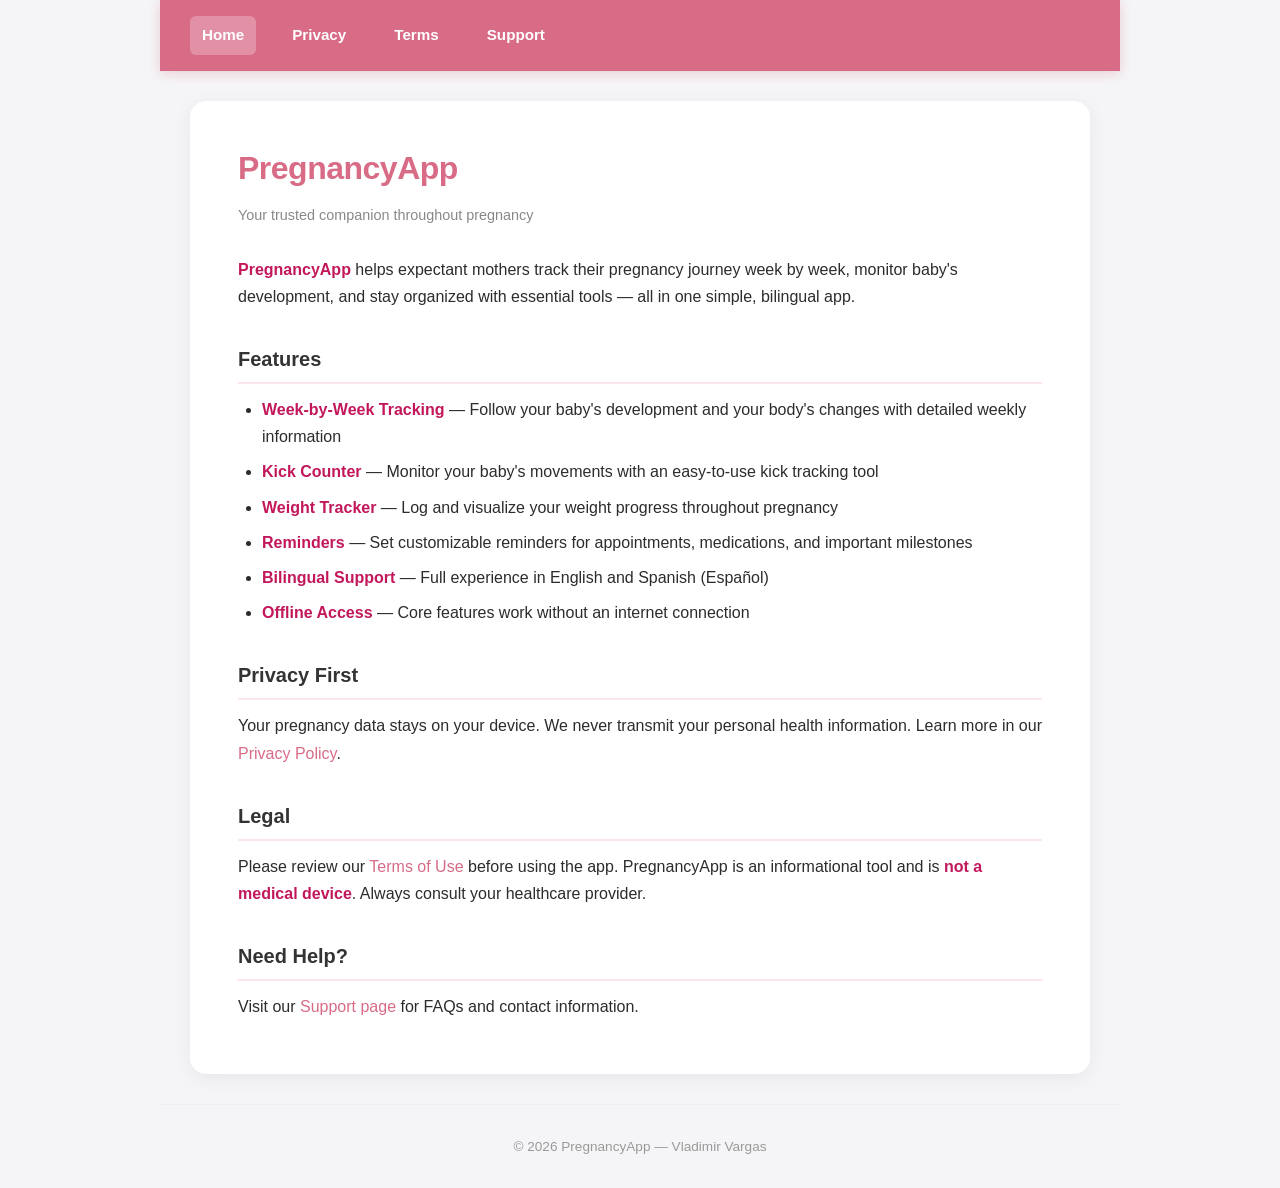
<file: index.html>
<!doctype html>
<html lang="en">
<head>
  <meta charset="utf-8">
  <meta name="viewport" content="width=device-width, initial-scale=1">
  <title>PregnancyApp — Pregnancy Tracker</title>
  <link rel="stylesheet" href="styles.css">
</head>
<body>

<nav>
  <a href="index.html" class="active">Home</a>
  <a href="privacy.html">Privacy</a>
  <a href="terms.html">Terms</a>
  <a href="support.html">Support</a>
</nav>

<div class="card">

  <h1>PregnancyApp</h1>
  <p>Your trusted companion throughout pregnancy</p>

  <p><strong>PregnancyApp</strong> helps expectant mothers track their pregnancy journey week by week, monitor baby's development, and stay organized with essential tools — all in one simple, bilingual app.</p>

  <h2>Features</h2>
  <ul>
    <li><strong>Week-by-Week Tracking</strong> — Follow your baby's development and your body's changes with detailed weekly information</li>
    <li><strong>Kick Counter</strong> — Monitor your baby's movements with an easy-to-use kick tracking tool</li>
    <li><strong>Weight Tracker</strong> — Log and visualize your weight progress throughout pregnancy</li>
    <li><strong>Reminders</strong> — Set customizable reminders for appointments, medications, and important milestones</li>
    <li><strong>Bilingual Support</strong> — Full experience in English and Spanish (Español)</li>
    <li><strong>Offline Access</strong> — Core features work without an internet connection</li>
  </ul>

  <h2>Privacy First</h2>
  <p>Your pregnancy data stays on your device. We never transmit your personal health information. Learn more in our <a href="privacy.html">Privacy Policy</a>.</p>

  <h2>Legal</h2>
  <p>Please review our <a href="terms.html">Terms of Use</a> before using the app. PregnancyApp is an informational tool and is <strong>not a medical device</strong>. Always consult your healthcare provider.</p>

  <h2>Need Help?</h2>
  <p>Visit our <a href="support.html">Support page</a> for FAQs and contact information.</p>

</div>

<footer>
  &copy; 2026 PregnancyApp — Vladimir Vargas
</footer>

</body>
</html>
</file>
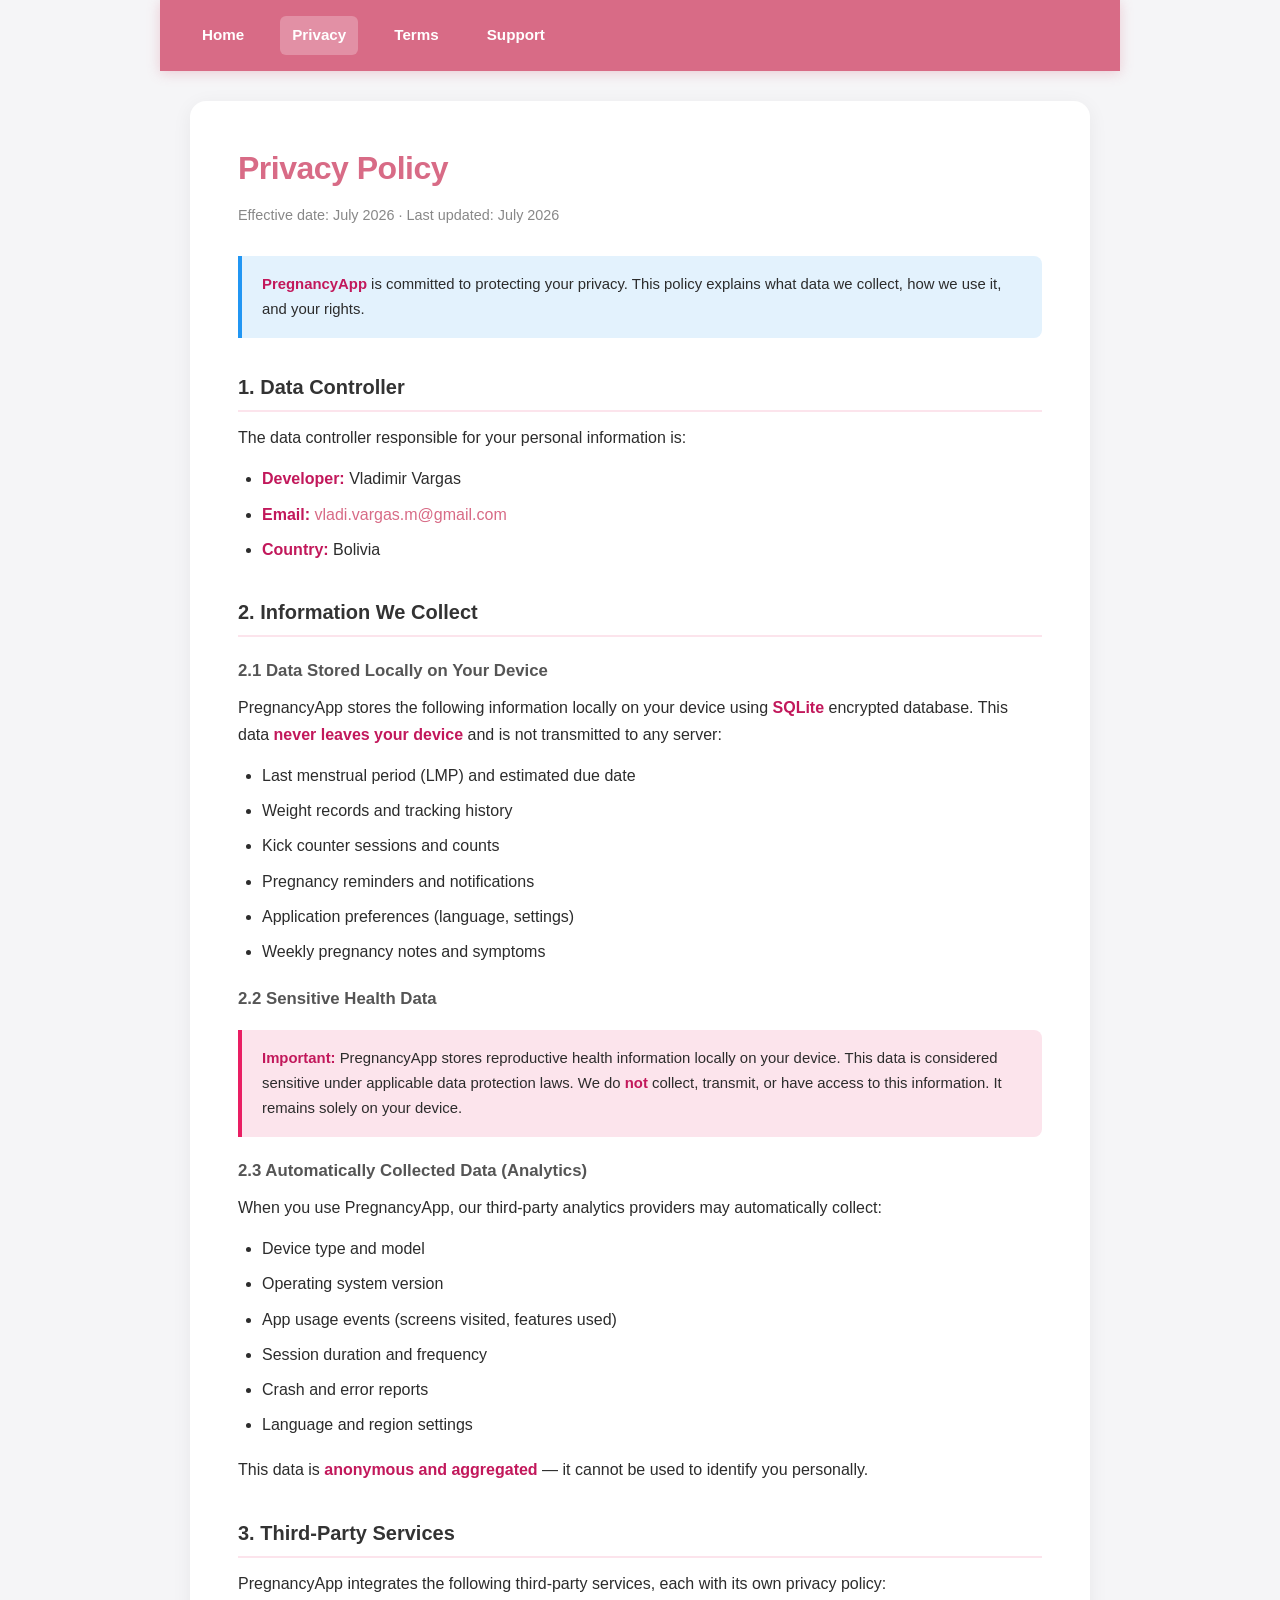
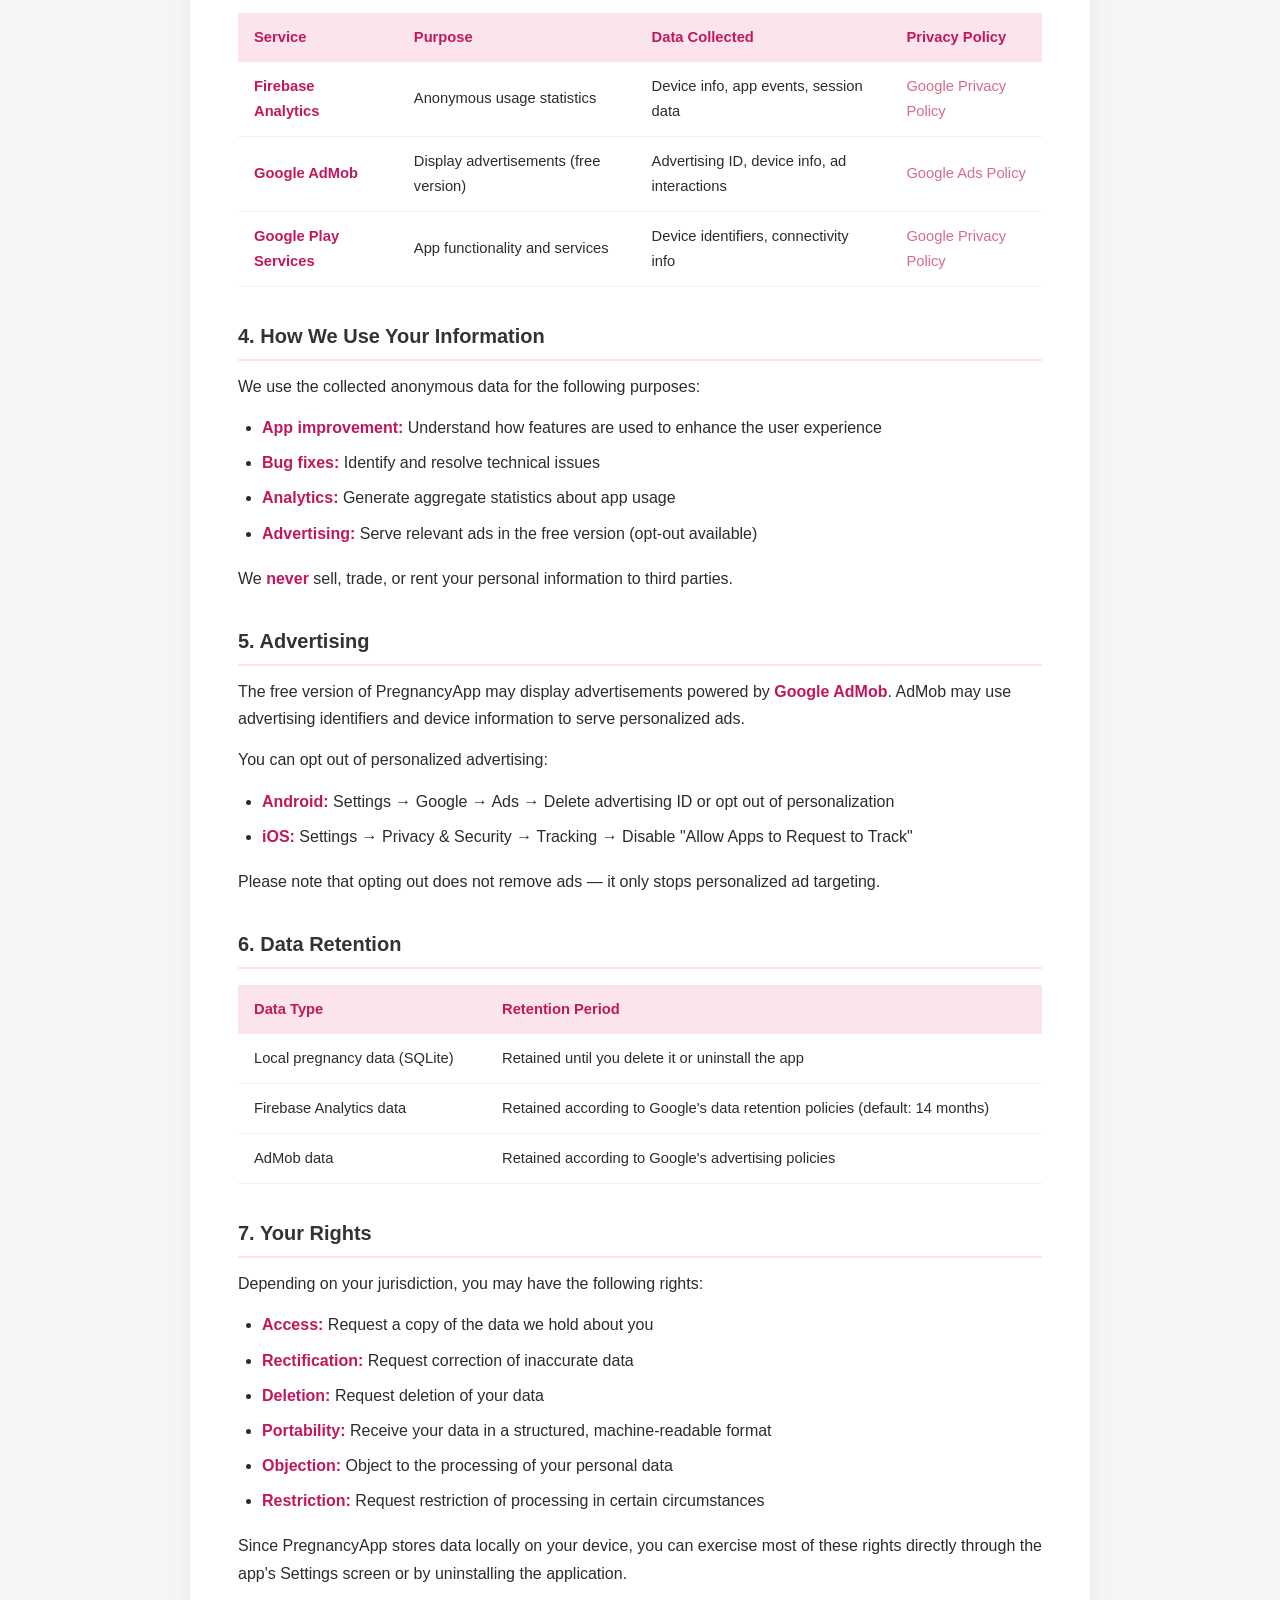
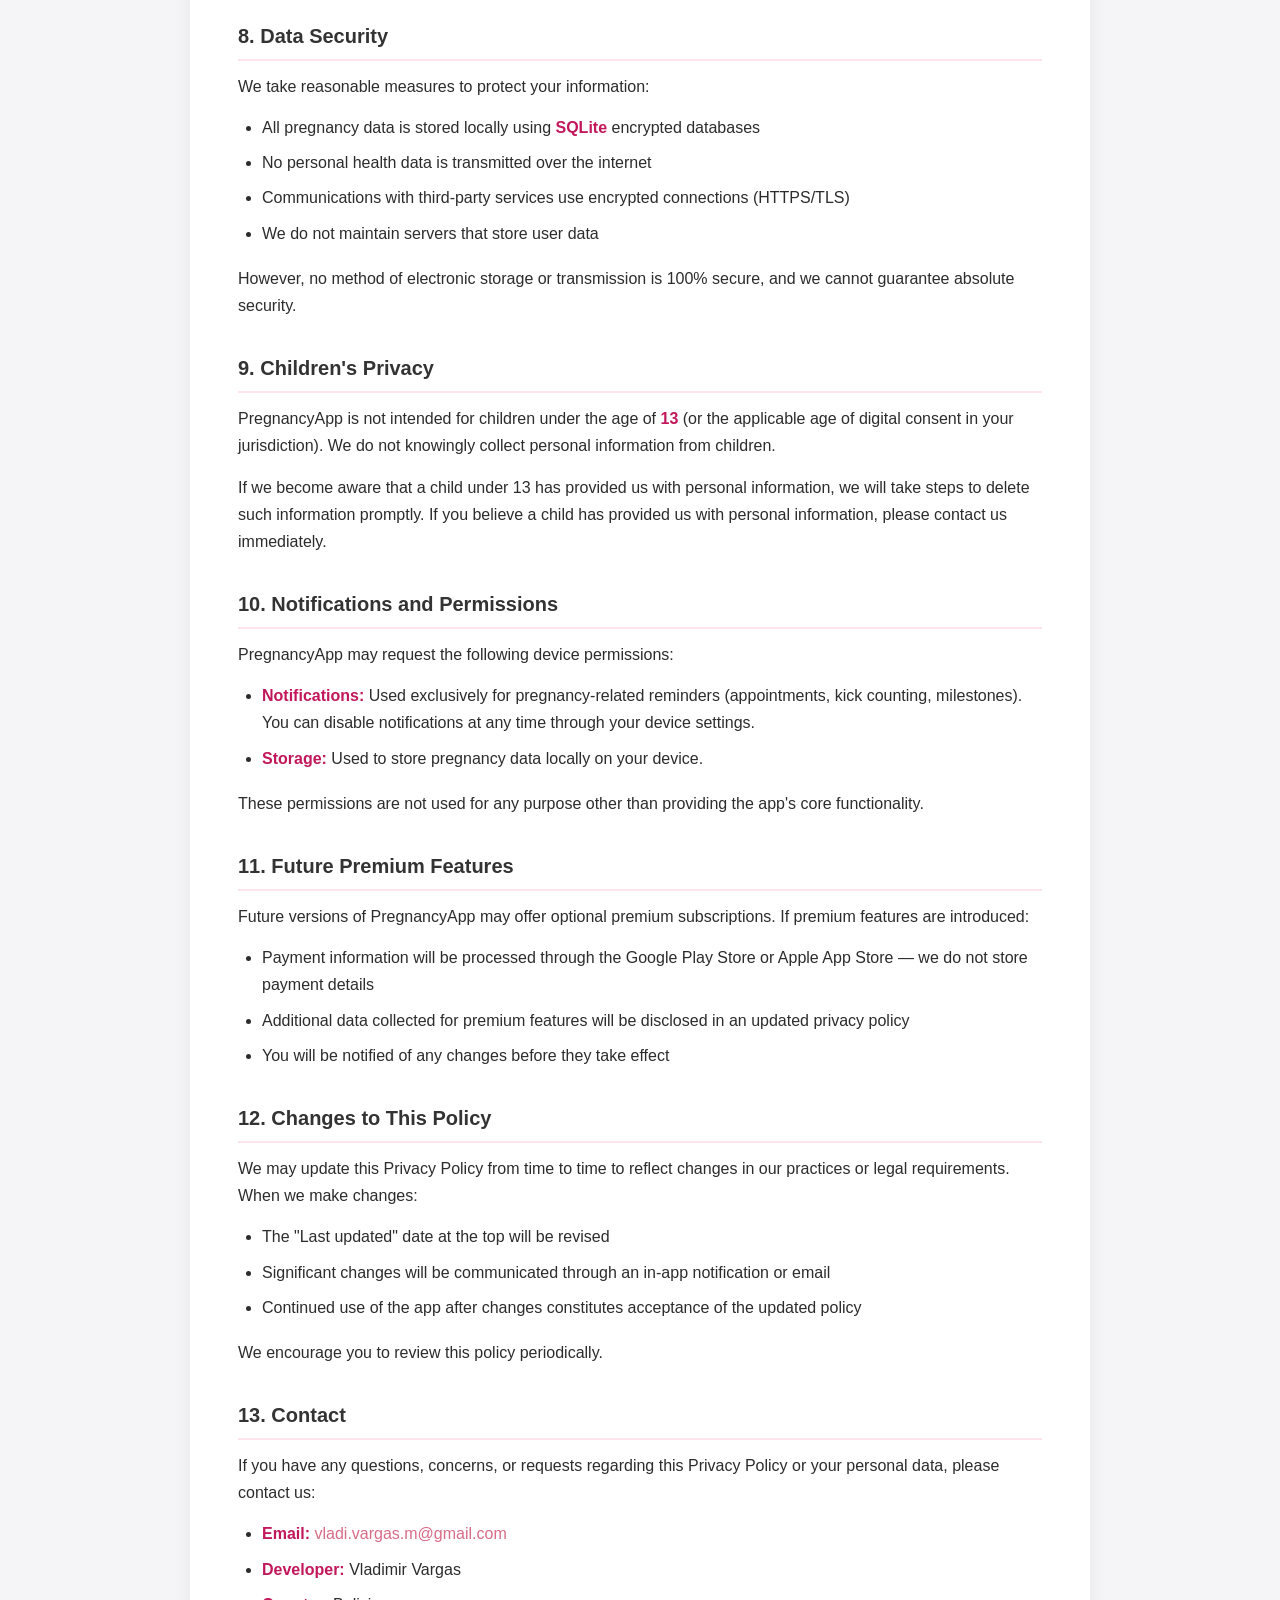
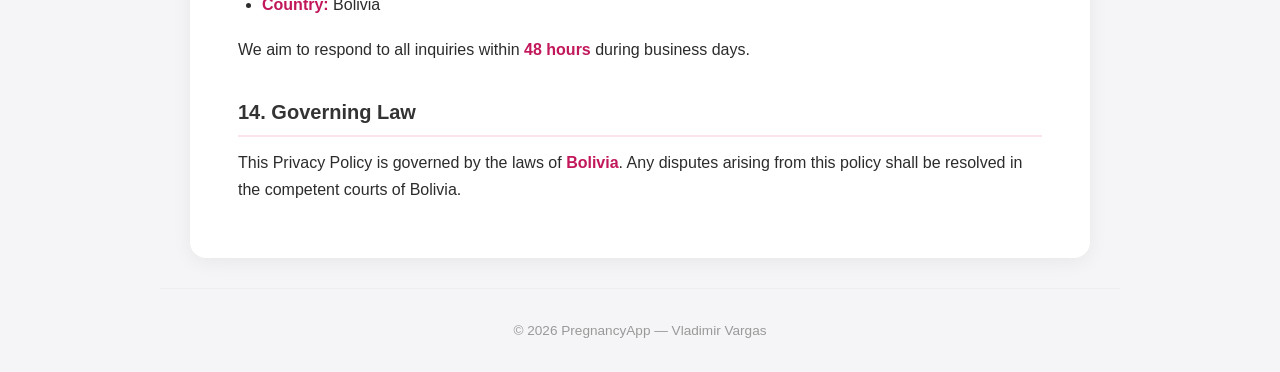
<file: privacy.html>
<!doctype html>
<html lang="en">
<head>
  <meta charset="utf-8">
  <meta name="viewport" content="width=device-width, initial-scale=1">
  <title>Privacy Policy — PregnancyApp</title>
  <link rel="stylesheet" href="styles.css">
</head>
<body>

<nav>
  <a href="index.html">Home</a>
  <a href="privacy.html" class="active">Privacy</a>
  <a href="terms.html">Terms</a>
  <a href="support.html">Support</a>
</nav>

<div class="card">

  <h1>Privacy Policy</h1>
  <p>Effective date: July 2026 · Last updated: July 2026</p>

  <div class="highlight info">
    <strong>PregnancyApp</strong> is committed to protecting your privacy. This policy explains what data we collect, how we use it, and your rights.
  </div>

  <!-- 1. Responsible Party -->
  <h2>1. Data Controller</h2>
  <p>The data controller responsible for your personal information is:</p>
  <ul>
    <li><strong>Developer:</strong> Vladimir Vargas</li>
    <li><strong>Email:</strong> <a href="mailto:vladi.vargas.m@gmail.com">vladi.vargas.m@gmail.com</a></li>
    <li><strong>Country:</strong> Bolivia</li>
  </ul>

  <!-- 2. Information Collected -->
  <h2>2. Information We Collect</h2>

  <h3>2.1 Data Stored Locally on Your Device</h3>
  <p>PregnancyApp stores the following information locally on your device using <strong>SQLite</strong> encrypted database. This data <strong>never leaves your device</strong> and is not transmitted to any server:</p>
  <ul>
    <li>Last menstrual period (LMP) and estimated due date</li>
    <li>Weight records and tracking history</li>
    <li>Kick counter sessions and counts</li>
    <li>Pregnancy reminders and notifications</li>
    <li>Application preferences (language, settings)</li>
    <li>Weekly pregnancy notes and symptoms</li>
  </ul>

  <h3>2.2 Sensitive Health Data</h3>
  <div class="highlight danger">
    <strong>Important:</strong> PregnancyApp stores reproductive health information locally on your device. This data is considered sensitive under applicable data protection laws. We do <strong>not</strong> collect, transmit, or have access to this information. It remains solely on your device.
  </div>

  <h3>2.3 Automatically Collected Data (Analytics)</h3>
  <p>When you use PregnancyApp, our third-party analytics providers may automatically collect:</p>
  <ul>
    <li>Device type and model</li>
    <li>Operating system version</li>
    <li>App usage events (screens visited, features used)</li>
    <li>Session duration and frequency</li>
    <li>Crash and error reports</li>
    <li>Language and region settings</li>
  </ul>
  <p>This data is <strong>anonymous and aggregated</strong> — it cannot be used to identify you personally.</p>

  <!-- 3. Third-Party Services -->
  <h2>3. Third-Party Services</h2>
  <p>PregnancyApp integrates the following third-party services, each with its own privacy policy:</p>

  <table>
    <thead>
      <tr>
        <th>Service</th>
        <th>Purpose</th>
        <th>Data Collected</th>
        <th>Privacy Policy</th>
      </tr>
    </thead>
    <tbody>
      <tr>
        <td><strong>Firebase Analytics</strong></td>
        <td>Anonymous usage statistics</td>
        <td>Device info, app events, session data</td>
        <td><a href="https://policies.google.com/privacy" target="_blank" rel="noopener">Google Privacy Policy</a></td>
      </tr>
      <tr>
        <td><strong>Google AdMob</strong></td>
        <td>Display advertisements (free version)</td>
        <td>Advertising ID, device info, ad interactions</td>
        <td><a href="https://policies.google.com/technologies/ads" target="_blank" rel="noopener">Google Ads Policy</a></td>
      </tr>
      <tr>
        <td><strong>Google Play Services</strong></td>
        <td>App functionality and services</td>
        <td>Device identifiers, connectivity info</td>
        <td><a href="https://policies.google.com/privacy" target="_blank" rel="noopener">Google Privacy Policy</a></td>
      </tr>
    </tbody>
  </table>

  <!-- 4. How We Use Information -->
  <h2>4. How We Use Your Information</h2>
  <p>We use the collected anonymous data for the following purposes:</p>
  <ul>
    <li><strong>App improvement:</strong> Understand how features are used to enhance the user experience</li>
    <li><strong>Bug fixes:</strong> Identify and resolve technical issues</li>
    <li><strong>Analytics:</strong> Generate aggregate statistics about app usage</li>
    <li><strong>Advertising:</strong> Serve relevant ads in the free version (opt-out available)</li>
  </ul>
  <p>We <strong>never</strong> sell, trade, or rent your personal information to third parties.</p>

  <!-- 5. Advertising -->
  <h2>5. Advertising</h2>
  <p>The free version of PregnancyApp may display advertisements powered by <strong>Google AdMob</strong>. AdMob may use advertising identifiers and device information to serve personalized ads.</p>
  <p>You can opt out of personalized advertising:</p>
  <ul>
    <li><strong>Android:</strong> Settings → Google → Ads → Delete advertising ID or opt out of personalization</li>
    <li><strong>iOS:</strong> Settings → Privacy &amp; Security → Tracking → Disable "Allow Apps to Request to Track"</li>
  </ul>
  <p>Please note that opting out does not remove ads — it only stops personalized ad targeting.</p>

  <!-- 6. Data Retention -->
  <h2>6. Data Retention</h2>
  <table>
    <thead>
      <tr>
        <th>Data Type</th>
        <th>Retention Period</th>
      </tr>
    </thead>
    <tbody>
      <tr>
        <td>Local pregnancy data (SQLite)</td>
        <td>Retained until you delete it or uninstall the app</td>
      </tr>
      <tr>
        <td>Firebase Analytics data</td>
        <td>Retained according to Google's data retention policies (default: 14 months)</td>
      </tr>
      <tr>
        <td>AdMob data</td>
        <td>Retained according to Google's advertising policies</td>
      </tr>
    </tbody>
  </table>

  <!-- 7. Your Rights -->
  <h2>7. Your Rights</h2>
  <p>Depending on your jurisdiction, you may have the following rights:</p>
  <ul>
    <li><strong>Access:</strong> Request a copy of the data we hold about you</li>
    <li><strong>Rectification:</strong> Request correction of inaccurate data</li>
    <li><strong>Deletion:</strong> Request deletion of your data</li>
    <li><strong>Portability:</strong> Receive your data in a structured, machine-readable format</li>
    <li><strong>Objection:</strong> Object to the processing of your personal data</li>
    <li><strong>Restriction:</strong> Request restriction of processing in certain circumstances</li>
  </ul>
  <p>Since PregnancyApp stores data locally on your device, you can exercise most of these rights directly through the app's Settings screen or by uninstalling the application.</p>

  <!-- 8. Data Security -->
  <h2>8. Data Security</h2>
  <p>We take reasonable measures to protect your information:</p>
  <ul>
    <li>All pregnancy data is stored locally using <strong>SQLite</strong> encrypted databases</li>
    <li>No personal health data is transmitted over the internet</li>
    <li>Communications with third-party services use encrypted connections (HTTPS/TLS)</li>
    <li>We do not maintain servers that store user data</li>
  </ul>
  <p>However, no method of electronic storage or transmission is 100% secure, and we cannot guarantee absolute security.</p>

  <!-- 9. Children's Privacy -->
  <h2>9. Children's Privacy</h2>
  <p>PregnancyApp is not intended for children under the age of <strong>13</strong> (or the applicable age of digital consent in your jurisdiction). We do not knowingly collect personal information from children.</p>
  <p>If we become aware that a child under 13 has provided us with personal information, we will take steps to delete such information promptly. If you believe a child has provided us with personal information, please contact us immediately.</p>

  <!-- 10. Notifications -->
  <h2>10. Notifications and Permissions</h2>
  <p>PregnancyApp may request the following device permissions:</p>
  <ul>
    <li><strong>Notifications:</strong> Used exclusively for pregnancy-related reminders (appointments, kick counting, milestones). You can disable notifications at any time through your device settings.</li>
    <li><strong>Storage:</strong> Used to store pregnancy data locally on your device.</li>
  </ul>
  <p>These permissions are not used for any purpose other than providing the app's core functionality.</p>

  <!-- 11. Future Premium Features -->
  <h2>11. Future Premium Features</h2>
  <p>Future versions of PregnancyApp may offer optional premium subscriptions. If premium features are introduced:</p>
  <ul>
    <li>Payment information will be processed through the Google Play Store or Apple App Store — we do not store payment details</li>
    <li>Additional data collected for premium features will be disclosed in an updated privacy policy</li>
    <li>You will be notified of any changes before they take effect</li>
  </ul>

  <!-- 12. Changes to This Policy -->
  <h2>12. Changes to This Policy</h2>
  <p>We may update this Privacy Policy from time to time to reflect changes in our practices or legal requirements. When we make changes:</p>
  <ul>
    <li>The "Last updated" date at the top will be revised</li>
    <li>Significant changes will be communicated through an in-app notification or email</li>
    <li>Continued use of the app after changes constitutes acceptance of the updated policy</li>
  </ul>
  <p>We encourage you to review this policy periodically.</p>

  <!-- 13. Contact -->
  <h2>13. Contact</h2>
  <p>If you have any questions, concerns, or requests regarding this Privacy Policy or your personal data, please contact us:</p>
  <ul>
    <li><strong>Email:</strong> <a href="mailto:vladi.vargas.m@gmail.com">vladi.vargas.m@gmail.com</a></li>
    <li><strong>Developer:</strong> Vladimir Vargas</li>
    <li><strong>Country:</strong> Bolivia</li>
  </ul>
  <p>We aim to respond to all inquiries within <strong>48 hours</strong> during business days.</p>

  <!-- 14. Jurisdiction -->
  <h2>14. Governing Law</h2>
  <p>This Privacy Policy is governed by the laws of <strong>Bolivia</strong>. Any disputes arising from this policy shall be resolved in the competent courts of Bolivia.</p>

</div>

<footer>
  &copy; 2026 PregnancyApp — Vladimir Vargas
</footer>

<script>
document.querySelectorAll('.faq-question').forEach(function(btn) {
  btn.addEventListener('click', function() {
    this.parentElement.classList.toggle('open');
  });
});
</script>

</body>
</html>
</file>
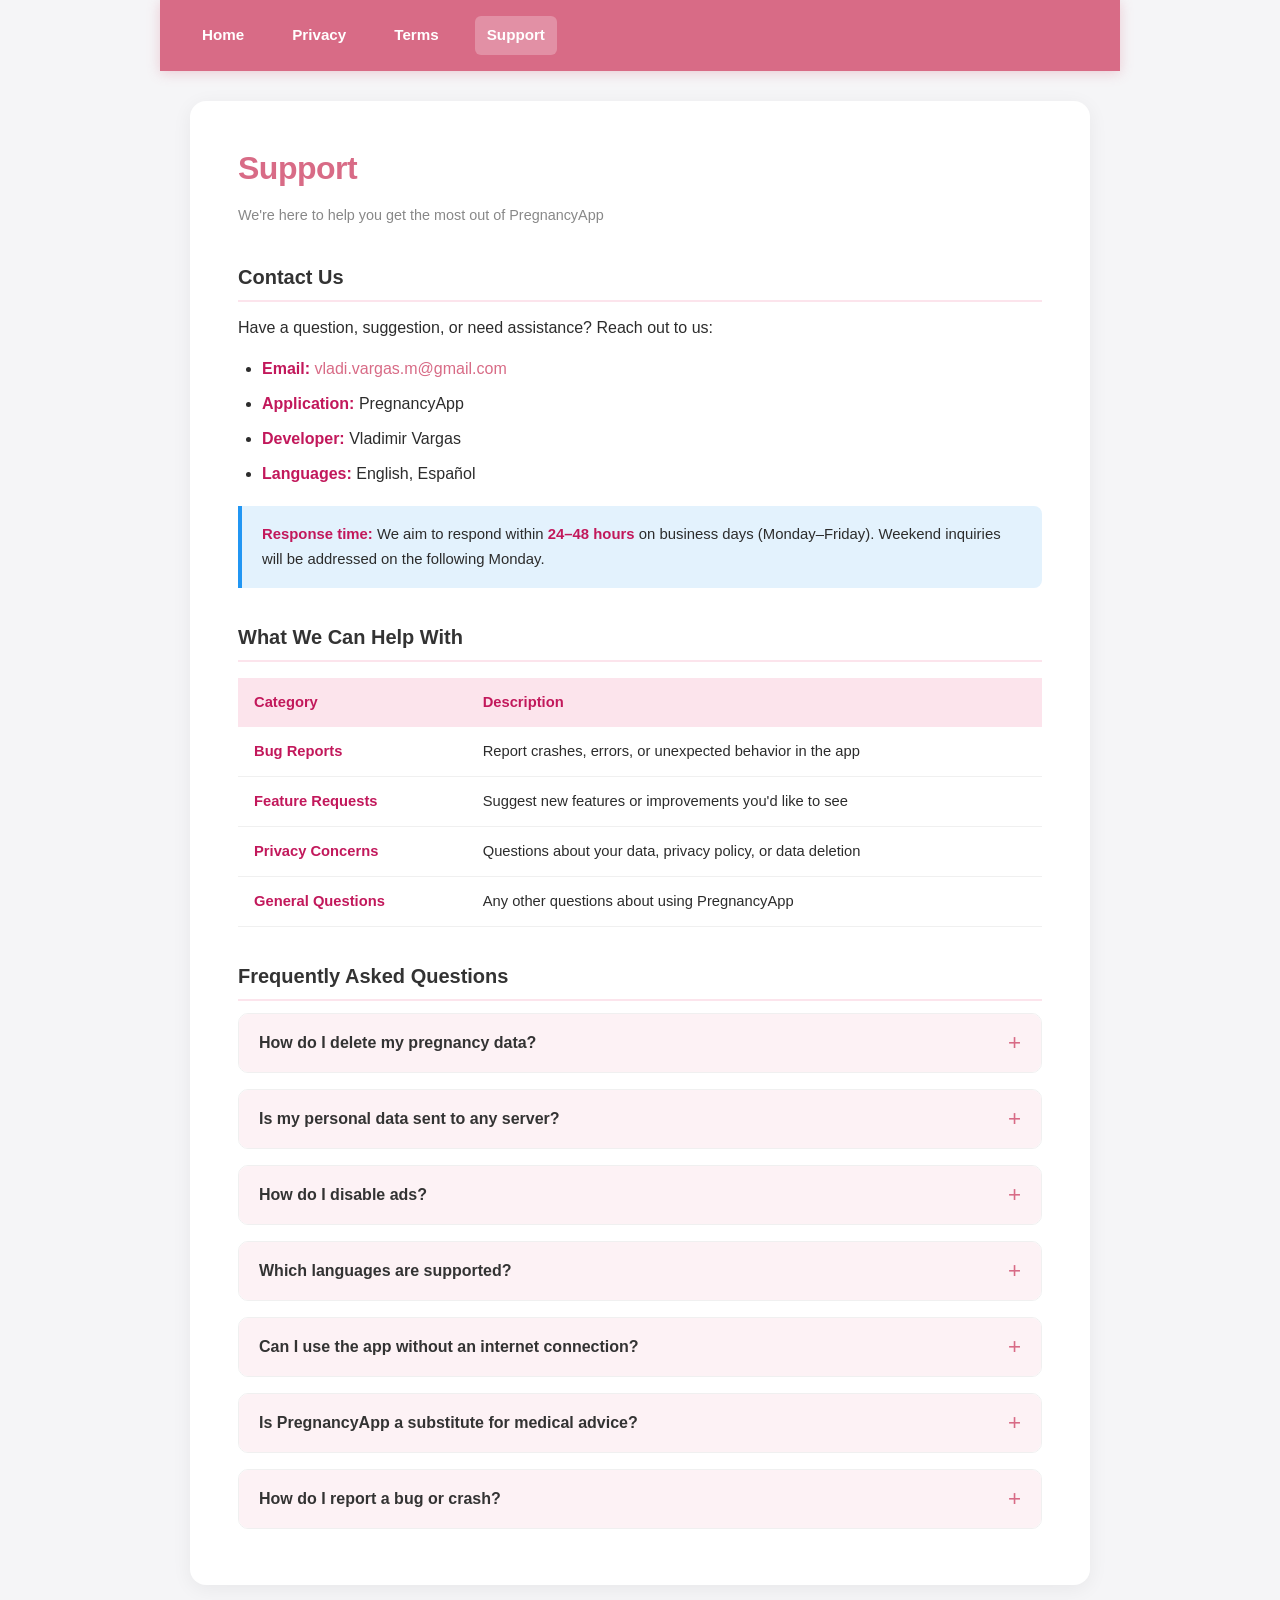
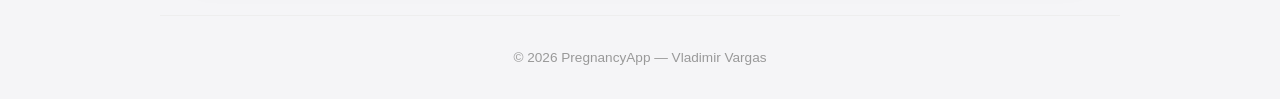
<file: support.html>
<!doctype html>
<html lang="en">
<head>
  <meta charset="utf-8">
  <meta name="viewport" content="width=device-width, initial-scale=1">
  <title>Support — PregnancyApp</title>
  <link rel="stylesheet" href="styles.css">
</head>
<body>

<nav>
  <a href="index.html">Home</a>
  <a href="privacy.html">Privacy</a>
  <a href="terms.html">Terms</a>
  <a href="support.html" class="active">Support</a>
</nav>

<div class="card">

  <h1>Support</h1>
  <p>We're here to help you get the most out of PregnancyApp</p>

  <!-- Contact Info -->
  <h2>Contact Us</h2>
  <p>Have a question, suggestion, or need assistance? Reach out to us:</p>
  <ul>
    <li><strong>Email:</strong> <a href="mailto:vladi.vargas.m@gmail.com">vladi.vargas.m@gmail.com</a></li>
    <li><strong>Application:</strong> PregnancyApp</li>
    <li><strong>Developer:</strong> Vladimir Vargas</li>
    <li><strong>Languages:</strong> English, Español</li>
  </ul>

  <div class="highlight info">
    <strong>Response time:</strong> We aim to respond within <strong>24–48 hours</strong> on business days (Monday–Friday). Weekend inquiries will be addressed on the following Monday.
  </div>

  <!-- Support Categories -->
  <h2>What We Can Help With</h2>
  <table>
    <thead>
      <tr>
        <th>Category</th>
        <th>Description</th>
      </tr>
    </thead>
    <tbody>
      <tr>
        <td><strong>Bug Reports</strong></td>
        <td>Report crashes, errors, or unexpected behavior in the app</td>
      </tr>
      <tr>
        <td><strong>Feature Requests</strong></td>
        <td>Suggest new features or improvements you'd like to see</td>
      </tr>
      <tr>
        <td><strong>Privacy Concerns</strong></td>
        <td>Questions about your data, privacy policy, or data deletion</td>
      </tr>
      <tr>
        <td><strong>General Questions</strong></td>
        <td>Any other questions about using PregnancyApp</td>
      </tr>
    </tbody>
  </table>

  <!-- FAQ -->
  <h2>Frequently Asked Questions</h2>

  <div class="faq-item">
    <button class="faq-question">How do I delete my pregnancy data?</button>
    <div class="faq-answer">
      <p>You can delete all your local data from the app's <strong>Settings</strong> screen. Simply navigate to Settings → Delete All Data. Alternatively, uninstalling the app will remove all stored data from your device.</p>
    </div>
  </div>

  <div class="faq-item">
    <button class="faq-question">Is my personal data sent to any server?</button>
    <div class="faq-answer">
      <p>No. All your pregnancy data (weight, kick counts, reminders, etc.) is stored <strong>locally on your device</strong> using SQLite and is never transmitted to any server. Only anonymous usage statistics are collected via Firebase Analytics.</p>
    </div>
  </div>

  <div class="faq-item">
    <button class="faq-question">How do I disable ads?</button>
    <div class="faq-answer">
      <p>The free version of PregnancyApp includes ads to support development. If a premium version becomes available in the future, ad removal will be included. In the meantime, you can opt out of personalized advertising through your device settings (Settings → Google → Ads on Android, or Settings → Privacy → Tracking on iOS).</p>
    </div>
  </div>

  <div class="faq-item">
    <button class="faq-question">Which languages are supported?</button>
    <div class="faq-answer">
      <p>PregnancyApp currently supports <strong>English</strong> and <strong>Spanish (Español)</strong>. You can switch languages from the app's Settings screen. If you'd like to help translate the app into another language, please contact us!</p>
    </div>
  </div>

  <div class="faq-item">
    <button class="faq-question">Can I use the app without an internet connection?</button>
    <div class="faq-answer">
      <p>Yes! The core features of PregnancyApp (week tracking, kick counter, weight tracker, reminders) work <strong>offline</strong>. An internet connection is only required for loading ads and anonymous analytics.</p>
    </div>
  </div>

  <div class="faq-item">
    <button class="faq-question">Is PregnancyApp a substitute for medical advice?</button>
    <div class="faq-answer">
      <p><strong>No.</strong> PregnancyApp is an informational tool and is not a medical device. Always consult your healthcare provider for medical decisions. The app is designed to complement, not replace, professional prenatal care.</p>
    </div>
  </div>

  <div class="faq-item">
    <button class="faq-question">How do I report a bug or crash?</button>
    <div class="faq-answer">
      <p>Please send an email to <a href="mailto:vladi.vargas.m@gmail.com">vladi.vargas.m@gmail.com</a> with:</p>
      <ul>
        <li>A description of the issue</li>
        <li>Your device model and operating system version</li>
        <li>Steps to reproduce the problem (if applicable)</li>
      </ul>
      <p>This helps us resolve the issue faster.</p>
    </div>
  </div>

</div>

<footer>
  &copy; 2026 PregnancyApp — Vladimir Vargas
</footer>

<script>
document.querySelectorAll('.faq-question').forEach(function(btn) {
  btn.addEventListener('click', function() {
    this.parentElement.classList.toggle('open');
  });
});
</script>

</body>
</html>
</file>
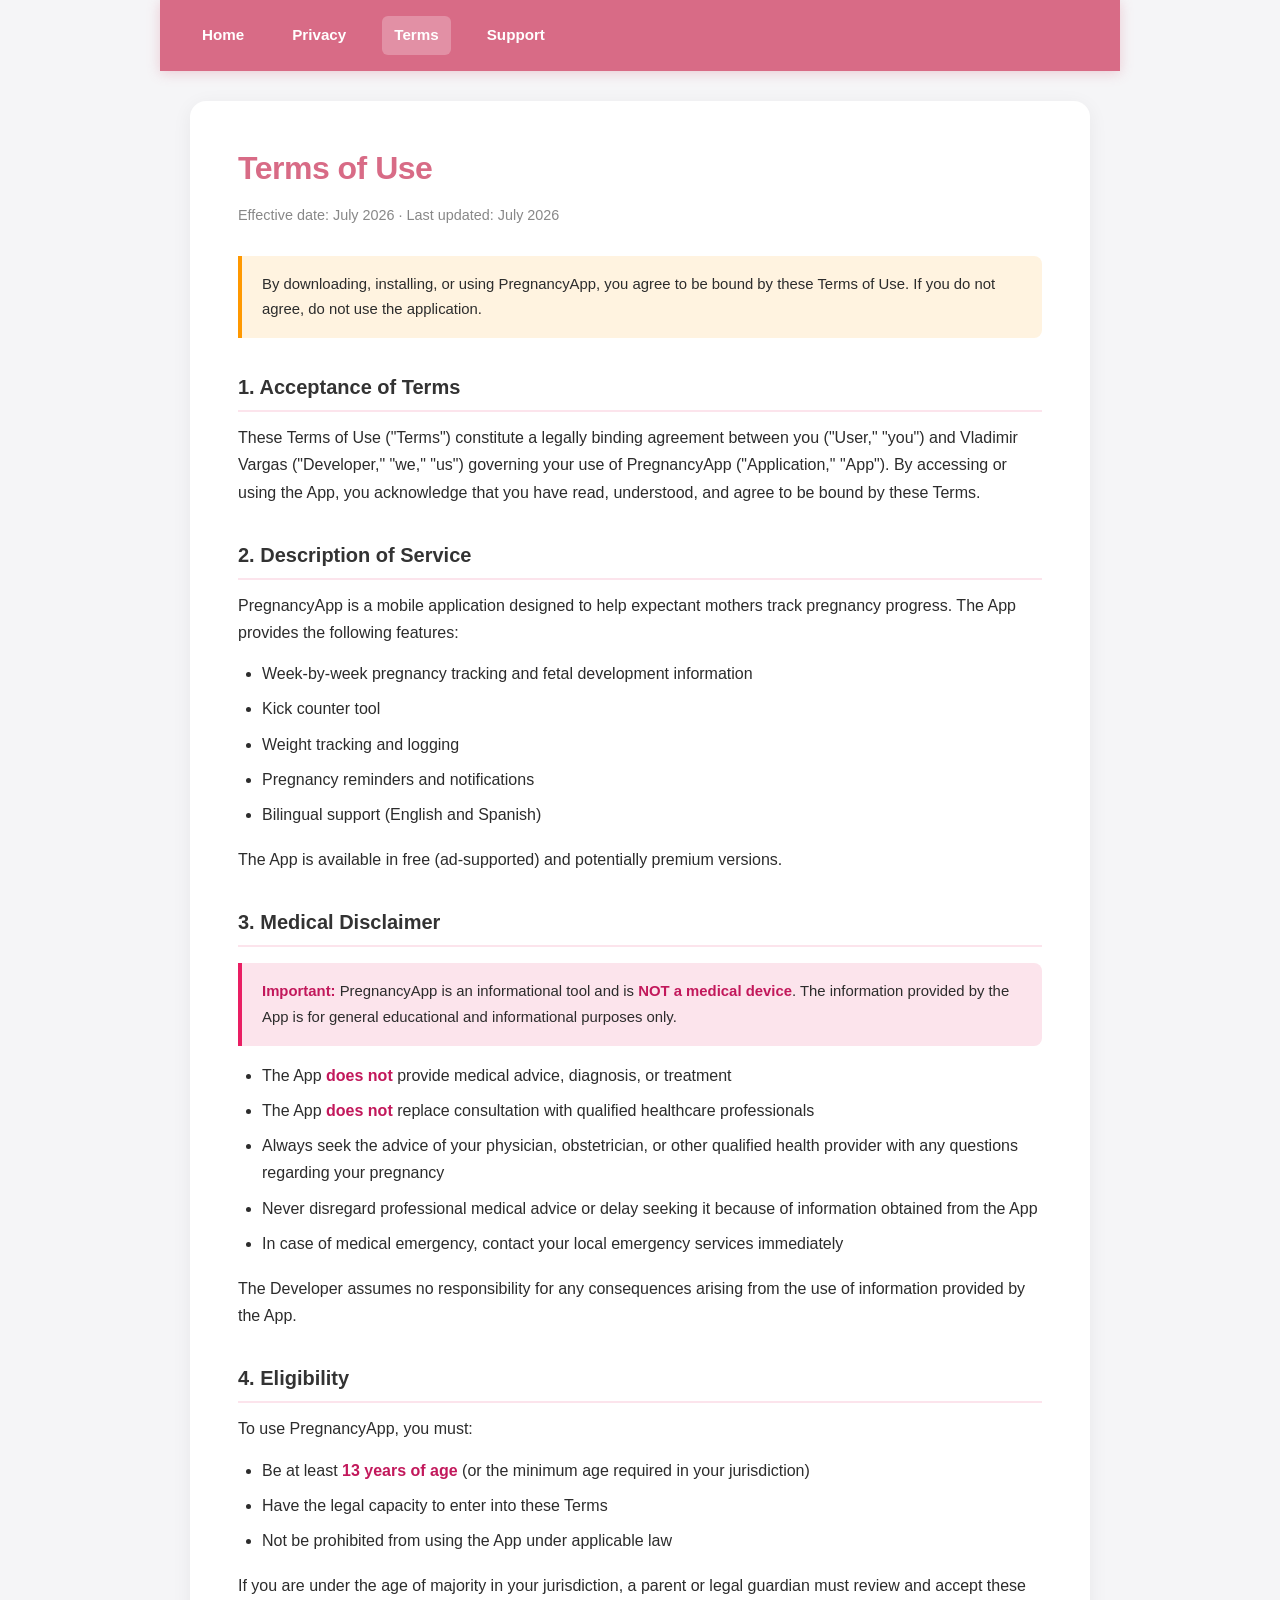
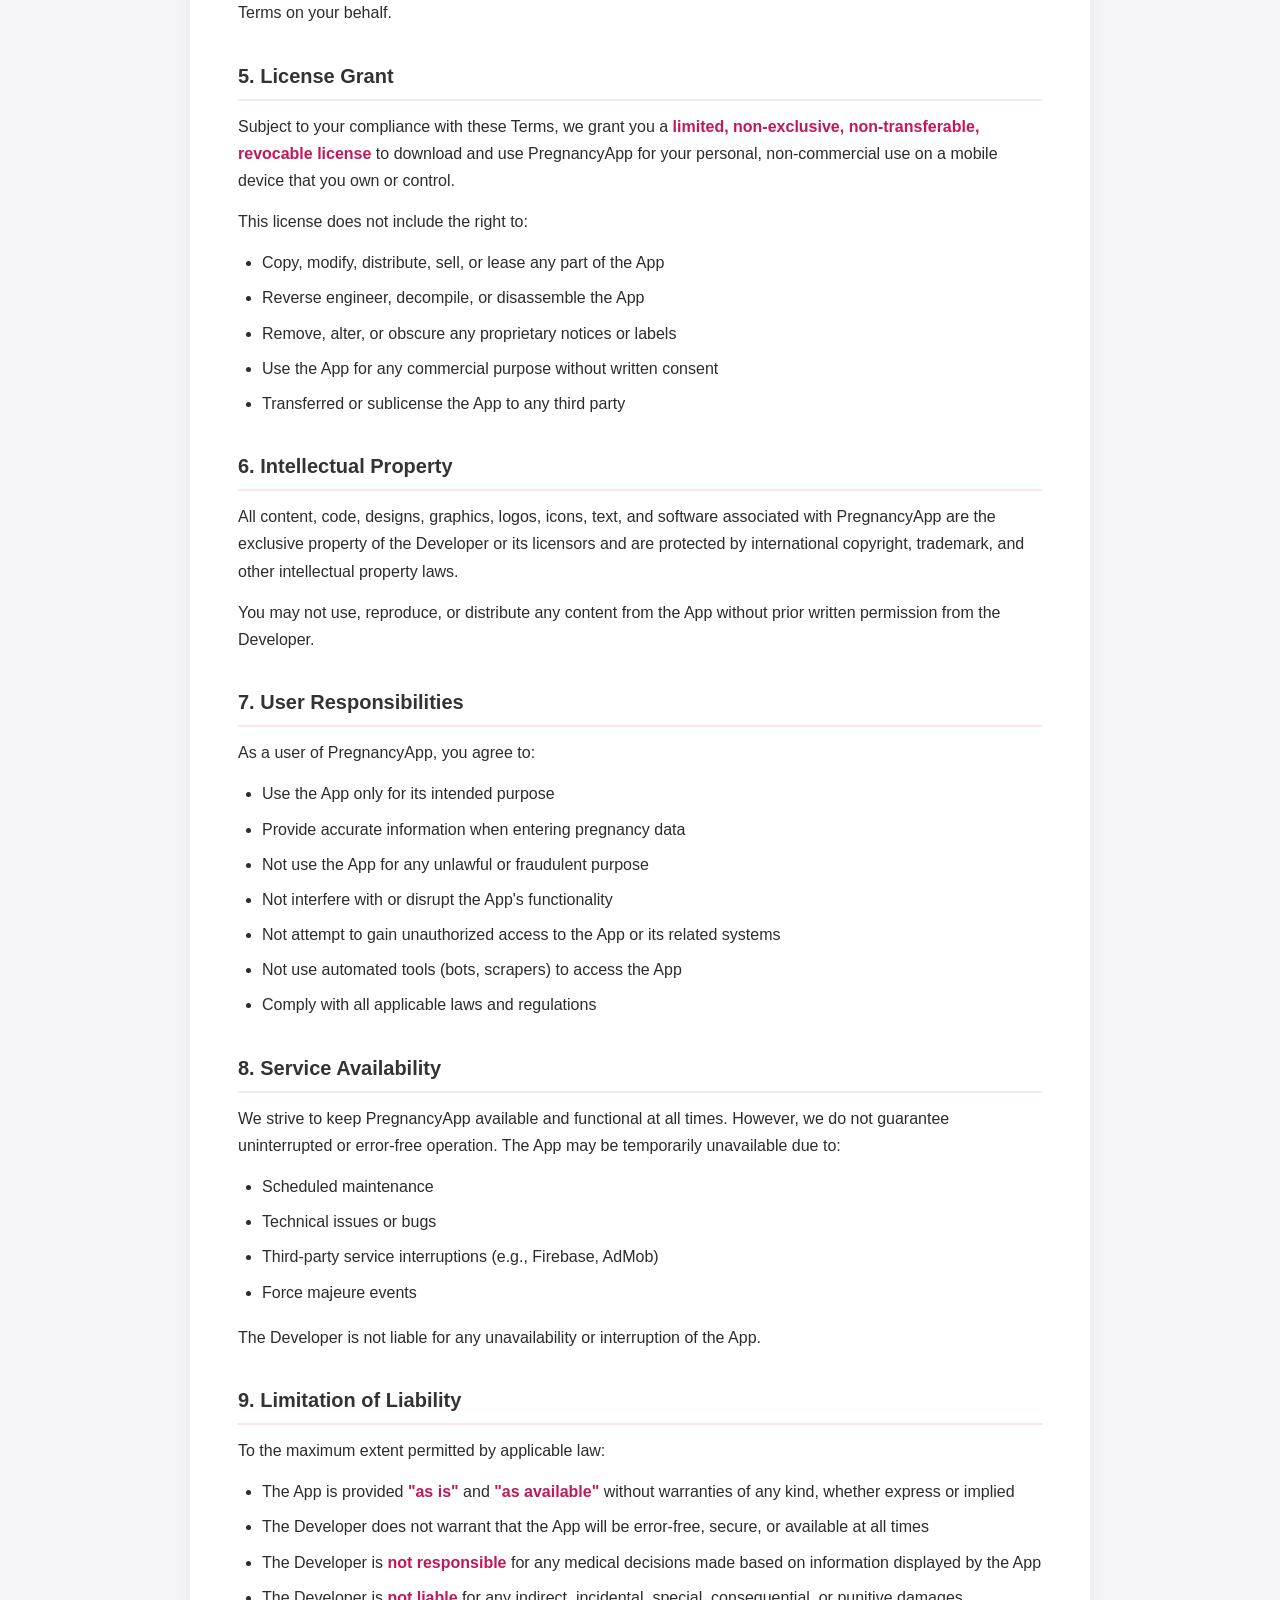
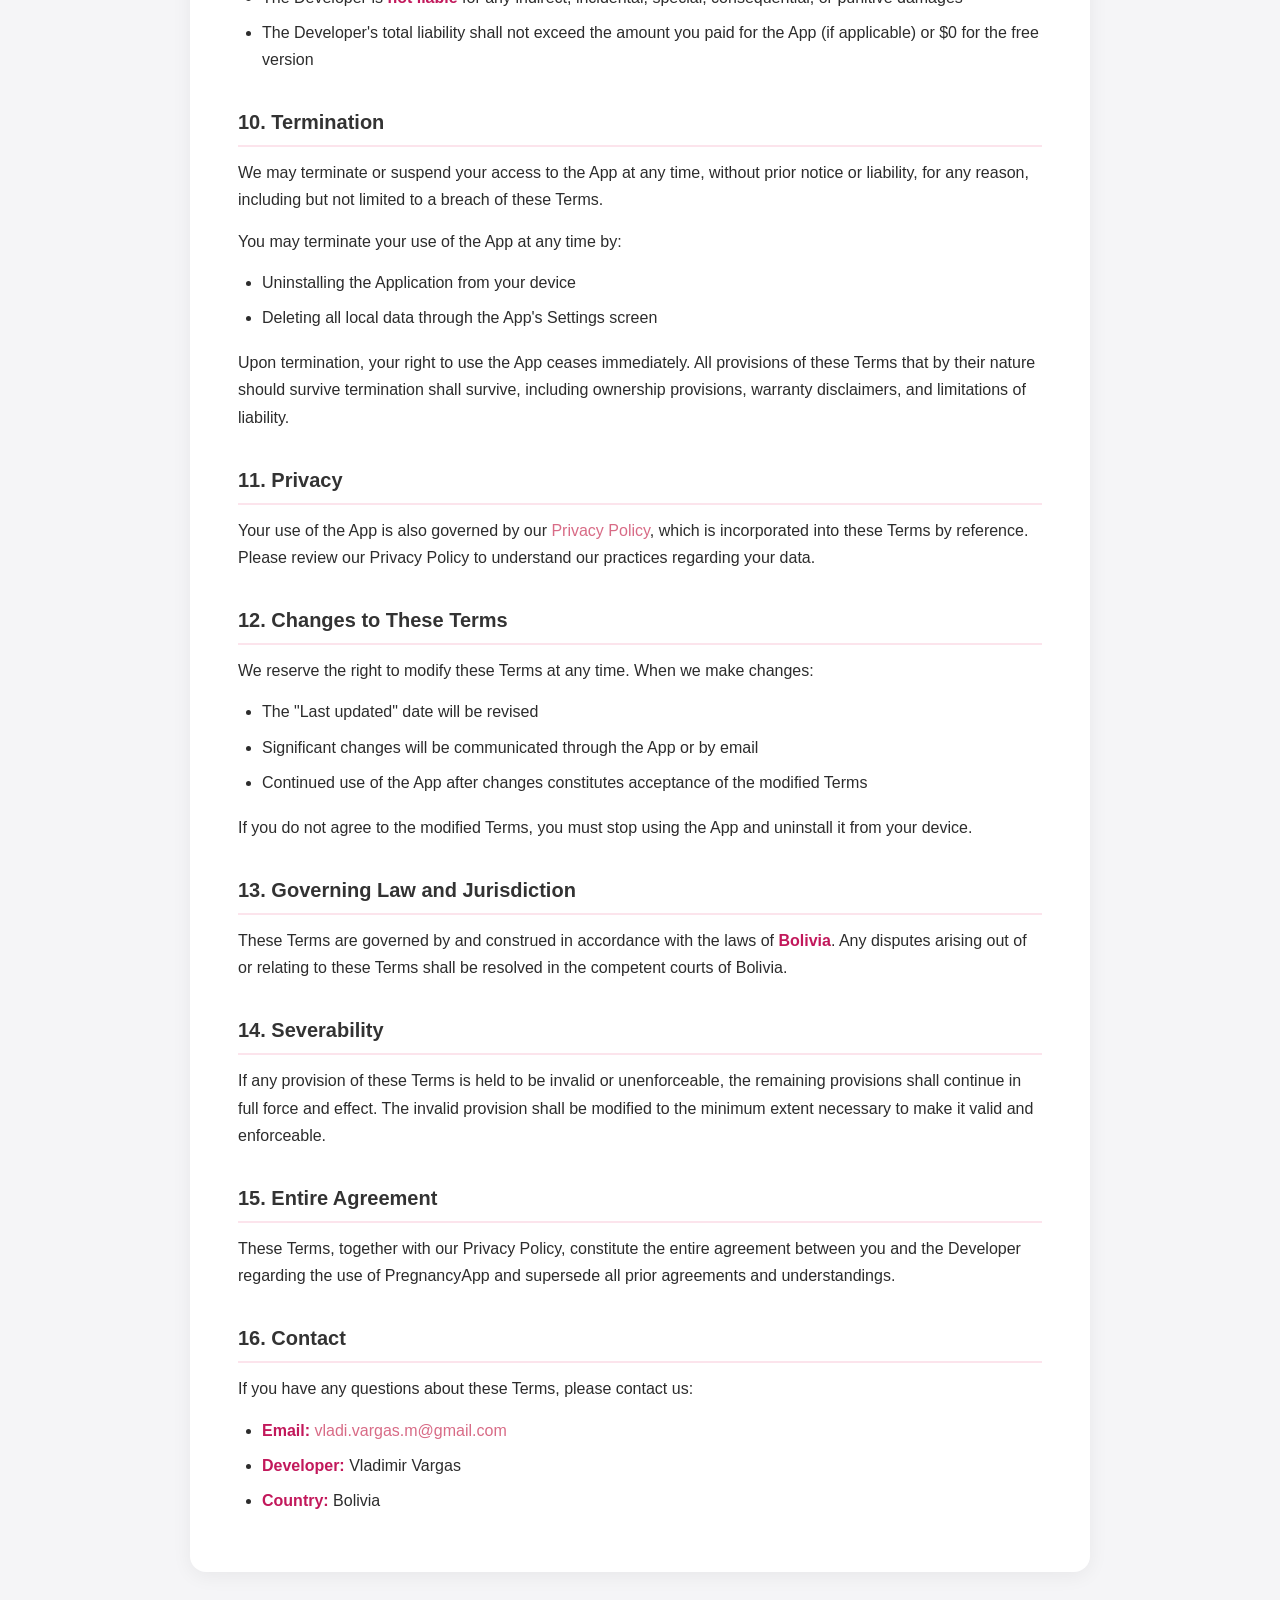
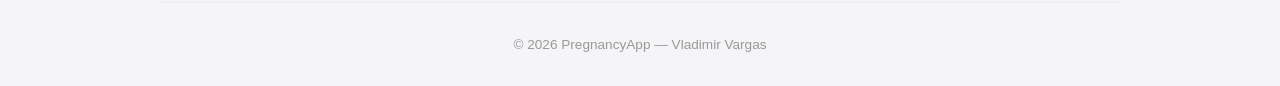
<file: terms.html>
<!doctype html>
<html lang="en">
<head>
  <meta charset="utf-8">
  <meta name="viewport" content="width=device-width, initial-scale=1">
  <title>Terms of Use — PregnancyApp</title>
  <link rel="stylesheet" href="styles.css">
</head>
<body>

<nav>
  <a href="index.html">Home</a>
  <a href="privacy.html">Privacy</a>
  <a href="terms.html" class="active">Terms</a>
  <a href="support.html">Support</a>
</nav>

<div class="card">

  <h1>Terms of Use</h1>
  <p>Effective date: July 2026 · Last updated: July 2026</p>

  <div class="highlight">
    By downloading, installing, or using PregnancyApp, you agree to be bound by these Terms of Use. If you do not agree, do not use the application.
  </div>

  <!-- 1. Acceptance -->
  <h2>1. Acceptance of Terms</h2>
  <p>These Terms of Use ("Terms") constitute a legally binding agreement between you ("User," "you") and Vladimir Vargas ("Developer," "we," "us") governing your use of PregnancyApp ("Application," "App"). By accessing or using the App, you acknowledge that you have read, understood, and agree to be bound by these Terms.</p>

  <!-- 2. Description of Service -->
  <h2>2. Description of Service</h2>
  <p>PregnancyApp is a mobile application designed to help expectant mothers track pregnancy progress. The App provides the following features:</p>
  <ul>
    <li>Week-by-week pregnancy tracking and fetal development information</li>
    <li>Kick counter tool</li>
    <li>Weight tracking and logging</li>
    <li>Pregnancy reminders and notifications</li>
    <li>Bilingual support (English and Spanish)</li>
  </ul>
  <p>The App is available in free (ad-supported) and potentially premium versions.</p>

  <!-- 3. Medical Disclaimer -->
  <h2>3. Medical Disclaimer</h2>
  <div class="highlight danger">
    <strong>Important:</strong> PregnancyApp is an informational tool and is <strong>NOT a medical device</strong>. The information provided by the App is for general educational and informational purposes only.
  </div>
  <ul>
    <li>The App <strong>does not</strong> provide medical advice, diagnosis, or treatment</li>
    <li>The App <strong>does not</strong> replace consultation with qualified healthcare professionals</li>
    <li>Always seek the advice of your physician, obstetrician, or other qualified health provider with any questions regarding your pregnancy</li>
    <li>Never disregard professional medical advice or delay seeking it because of information obtained from the App</li>
    <li>In case of medical emergency, contact your local emergency services immediately</li>
  </ul>
  <p>The Developer assumes no responsibility for any consequences arising from the use of information provided by the App.</p>

  <!-- 4. Eligibility -->
  <h2>4. Eligibility</h2>
  <p>To use PregnancyApp, you must:</p>
  <ul>
    <li>Be at least <strong>13 years of age</strong> (or the minimum age required in your jurisdiction)</li>
    <li>Have the legal capacity to enter into these Terms</li>
    <li>Not be prohibited from using the App under applicable law</li>
  </ul>
  <p>If you are under the age of majority in your jurisdiction, a parent or legal guardian must review and accept these Terms on your behalf.</p>

  <!-- 5. License -->
  <h2>5. License Grant</h2>
  <p>Subject to your compliance with these Terms, we grant you a <strong>limited, non-exclusive, non-transferable, revocable license</strong> to download and use PregnancyApp for your personal, non-commercial use on a mobile device that you own or control.</p>
  <p>This license does not include the right to:</p>
  <ul>
    <li>Copy, modify, distribute, sell, or lease any part of the App</li>
    <li>Reverse engineer, decompile, or disassemble the App</li>
    <li>Remove, alter, or obscure any proprietary notices or labels</li>
    <li>Use the App for any commercial purpose without written consent</li>
    <li>Transferred or sublicense the App to any third party</li>
  </ul>

  <!-- 6. Intellectual Property -->
  <h2>6. Intellectual Property</h2>
  <p>All content, code, designs, graphics, logos, icons, text, and software associated with PregnancyApp are the exclusive property of the Developer or its licensors and are protected by international copyright, trademark, and other intellectual property laws.</p>
  <p>You may not use, reproduce, or distribute any content from the App without prior written permission from the Developer.</p>

  <!-- 7. User Responsibilities -->
  <h2>7. User Responsibilities</h2>
  <p>As a user of PregnancyApp, you agree to:</p>
  <ul>
    <li>Use the App only for its intended purpose</li>
    <li>Provide accurate information when entering pregnancy data</li>
    <li>Not use the App for any unlawful or fraudulent purpose</li>
    <li>Not interfere with or disrupt the App's functionality</li>
    <li>Not attempt to gain unauthorized access to the App or its related systems</li>
    <li>Not use automated tools (bots, scrapers) to access the App</li>
    <li>Comply with all applicable laws and regulations</li>
  </ul>

  <!-- 8. Availability -->
  <h2>8. Service Availability</h2>
  <p>We strive to keep PregnancyApp available and functional at all times. However, we do not guarantee uninterrupted or error-free operation. The App may be temporarily unavailable due to:</p>
  <ul>
    <li>Scheduled maintenance</li>
    <li>Technical issues or bugs</li>
    <li>Third-party service interruptions (e.g., Firebase, AdMob)</li>
    <li>Force majeure events</li>
  </ul>
  <p>The Developer is not liable for any unavailability or interruption of the App.</p>

  <!-- 9. Limitation of Liability -->
  <h2>9. Limitation of Liability</h2>
  <p>To the maximum extent permitted by applicable law:</p>
  <ul>
    <li>The App is provided <strong>"as is"</strong> and <strong>"as available"</strong> without warranties of any kind, whether express or implied</li>
    <li>The Developer does not warrant that the App will be error-free, secure, or available at all times</li>
    <li>The Developer is <strong>not responsible</strong> for any medical decisions made based on information displayed by the App</li>
    <li>The Developer is <strong>not liable</strong> for any indirect, incidental, special, consequential, or punitive damages</li>
    <li>The Developer's total liability shall not exceed the amount you paid for the App (if applicable) or $0 for the free version</li>
  </ul>

  <!-- 10. Termination -->
  <h2>10. Termination</h2>
  <p>We may terminate or suspend your access to the App at any time, without prior notice or liability, for any reason, including but not limited to a breach of these Terms.</p>
  <p>You may terminate your use of the App at any time by:</p>
  <ul>
    <li>Uninstalling the Application from your device</li>
    <li>Deleting all local data through the App's Settings screen</li>
  </ul>
  <p>Upon termination, your right to use the App ceases immediately. All provisions of these Terms that by their nature should survive termination shall survive, including ownership provisions, warranty disclaimers, and limitations of liability.</p>

  <!-- 11. Privacy -->
  <h2>11. Privacy</h2>
  <p>Your use of the App is also governed by our <a href="privacy.html">Privacy Policy</a>, which is incorporated into these Terms by reference. Please review our Privacy Policy to understand our practices regarding your data.</p>

  <!-- 12. Changes to Terms -->
  <h2>12. Changes to These Terms</h2>
  <p>We reserve the right to modify these Terms at any time. When we make changes:</p>
  <ul>
    <li>The "Last updated" date will be revised</li>
    <li>Significant changes will be communicated through the App or by email</li>
    <li>Continued use of the App after changes constitutes acceptance of the modified Terms</li>
  </ul>
  <p>If you do not agree to the modified Terms, you must stop using the App and uninstall it from your device.</p>

  <!-- 13. Governing Law -->
  <h2>13. Governing Law and Jurisdiction</h2>
  <p>These Terms are governed by and construed in accordance with the laws of <strong>Bolivia</strong>. Any disputes arising out of or relating to these Terms shall be resolved in the competent courts of Bolivia.</p>

  <!-- 14. Severability -->
  <h2>14. Severability</h2>
  <p>If any provision of these Terms is held to be invalid or unenforceable, the remaining provisions shall continue in full force and effect. The invalid provision shall be modified to the minimum extent necessary to make it valid and enforceable.</p>

  <!-- 15. Entire Agreement -->
  <h2>15. Entire Agreement</h2>
  <p>These Terms, together with our Privacy Policy, constitute the entire agreement between you and the Developer regarding the use of PregnancyApp and supersede all prior agreements and understandings.</p>

  <!-- 16. Contact -->
  <h2>16. Contact</h2>
  <p>If you have any questions about these Terms, please contact us:</p>
  <ul>
    <li><strong>Email:</strong> <a href="mailto:vladi.vargas.m@gmail.com">vladi.vargas.m@gmail.com</a></li>
    <li><strong>Developer:</strong> Vladimir Vargas</li>
    <li><strong>Country:</strong> Bolivia</li>
  </ul>

</div>

<footer>
  &copy; 2026 PregnancyApp — Vladimir Vargas
</footer>

</body>
</html>
</file>
<file: styles.css>
* {
  margin: 0;
  padding: 0;
  box-sizing: border-box;
}

body {
  font-family: 'Segoe UI', Tahoma, Geneva, Verdana, sans-serif;
  max-width: 960px;
  margin: 0 auto;
  padding: 0;
  line-height: 1.7;
  background: #f5f5f7;
  color: #2c2c2c;
}

/* ── Navigation ── */
nav {
  background: #d86b86;
  padding: 16px 30px;
  display: flex;
  gap: 24px;
  align-items: center;
  position: sticky;
  top: 0;
  z-index: 100;
  box-shadow: 0 2px 12px rgba(216, 107, 134, 0.3);
}

nav a {
  color: #fff;
  text-decoration: none;
  font-weight: 600;
  font-size: 0.95rem;
  padding: 6px 12px;
  border-radius: 6px;
  transition: background 0.2s, transform 0.15s;
}

nav a:hover {
  background: rgba(255, 255, 255, 0.2);
  transform: translateY(-1px);
}

nav a.active {
  background: rgba(255, 255, 255, 0.25);
}

/* ── Main card ── */
.card {
  background: #fff;
  padding: 40px 48px;
  margin: 30px;
  border-radius: 16px;
  box-shadow: 0 4px 20px rgba(0, 0, 0, 0.06);
}

/* ── Typography ── */
h1 {
  color: #d86b86;
  font-size: 2rem;
  margin-bottom: 8px;
  letter-spacing: -0.5px;
}

.card > p:first-of-type {
  color: #888;
  font-size: 0.9rem;
  margin-bottom: 28px;
}

h2 {
  color: #333;
  font-size: 1.25rem;
  margin-top: 32px;
  margin-bottom: 12px;
  padding-bottom: 6px;
  border-bottom: 2px solid #fce4ec;
}

h3 {
  color: #555;
  font-size: 1.05rem;
  margin-top: 20px;
  margin-bottom: 8px;
}

p {
  margin-bottom: 14px;
}

ul, ol {
  margin: 10px 0 18px 24px;
}

li {
  margin-bottom: 8px;
}

strong {
  color: #c2185b;
}

a {
  color: #d86b86;
  text-decoration: none;
  border-bottom: 1px solid transparent;
  transition: border-color 0.2s;
}

a:hover {
  border-bottom-color: #d86b86;
}

/* ── Tables ── */
table {
  width: 100%;
  border-collapse: collapse;
  margin: 16px 0 24px;
  font-size: 0.92rem;
}

thead th {
  background: #fce4ec;
  color: #c2185b;
  padding: 12px 16px;
  text-align: left;
  font-weight: 600;
}

tbody td {
  padding: 12px 16px;
  border-bottom: 1px solid #f0f0f0;
}

tbody tr:hover {
  background: #fdf2f5;
}

/* ── FAQ ── */
.faq-item {
  margin-bottom: 16px;
  border: 1px solid #f0f0f0;
  border-radius: 10px;
  overflow: hidden;
}

.faq-question {
  width: 100%;
  background: #fdf2f5;
  border: none;
  padding: 16px 20px;
  text-align: left;
  font-size: 1rem;
  font-weight: 600;
  color: #333;
  cursor: pointer;
  display: flex;
  justify-content: space-between;
  align-items: center;
  transition: background 0.2s;
}

.faq-question:hover {
  background: #fce4ec;
}

.faq-question::after {
  content: '+';
  font-size: 1.4rem;
  color: #d86b86;
  font-weight: 300;
  transition: transform 0.2s;
}

.faq-item.open .faq-question::after {
  content: '−';
}

.faq-answer {
  max-height: 0;
  overflow: hidden;
  transition: max-height 0.3s ease, padding 0.3s ease;
  padding: 0 20px;
  background: #fff;
  color: #555;
  line-height: 1.7;
}

.faq-item.open .faq-answer {
  max-height: 300px;
  padding: 16px 20px;
}

/* ── Highlight box ── */
.highlight {
  background: #fff3e0;
  border-left: 4px solid #ff9800;
  padding: 16px 20px;
  border-radius: 0 8px 8px 0;
  margin: 16px 0;
  font-size: 0.93rem;
}

.highlight.info {
  background: #e3f2fd;
  border-left-color: #2196f3;
}

.highlight.danger {
  background: #fce4ec;
  border-left-color: #e91e63;
}

/* ── Footer ── */
footer {
  text-align: center;
  padding: 30px;
  font-size: 0.85rem;
  color: #999;
  border-top: 1px solid #eee;
  margin-top: 10px;
}

/* ── Responsive ── */
@media (max-width: 640px) {
  nav {
    flex-wrap: wrap;
    gap: 8px;
    padding: 14px 16px;
  }

  nav a {
    font-size: 0.85rem;
    padding: 5px 10px;
  }

  .card {
    margin: 16px;
    padding: 24px 20px;
    border-radius: 12px;
  }

  h1 {
    font-size: 1.5rem;
  }

  h2 {
    font-size: 1.1rem;
  }

  table {
    font-size: 0.82rem;
  }

  thead th, tbody td {
    padding: 8px 10px;
  }
}
</file>
